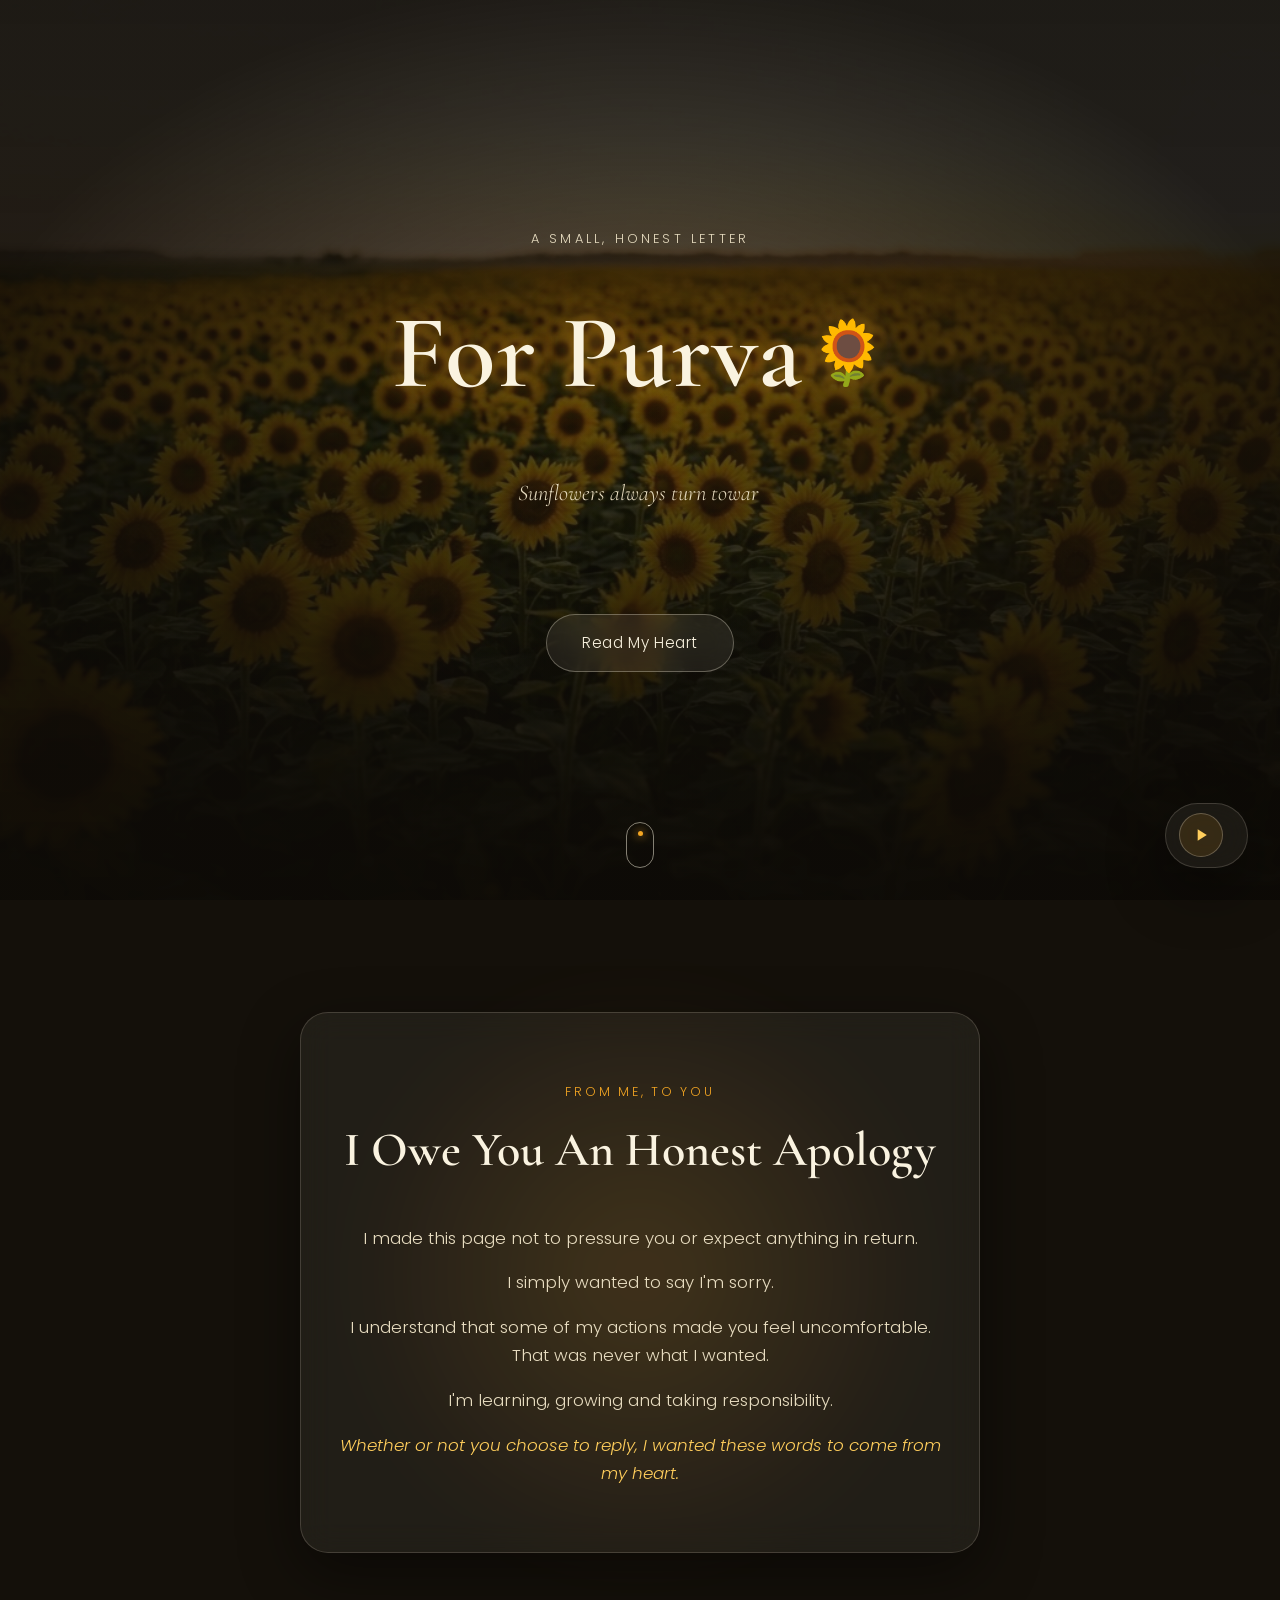
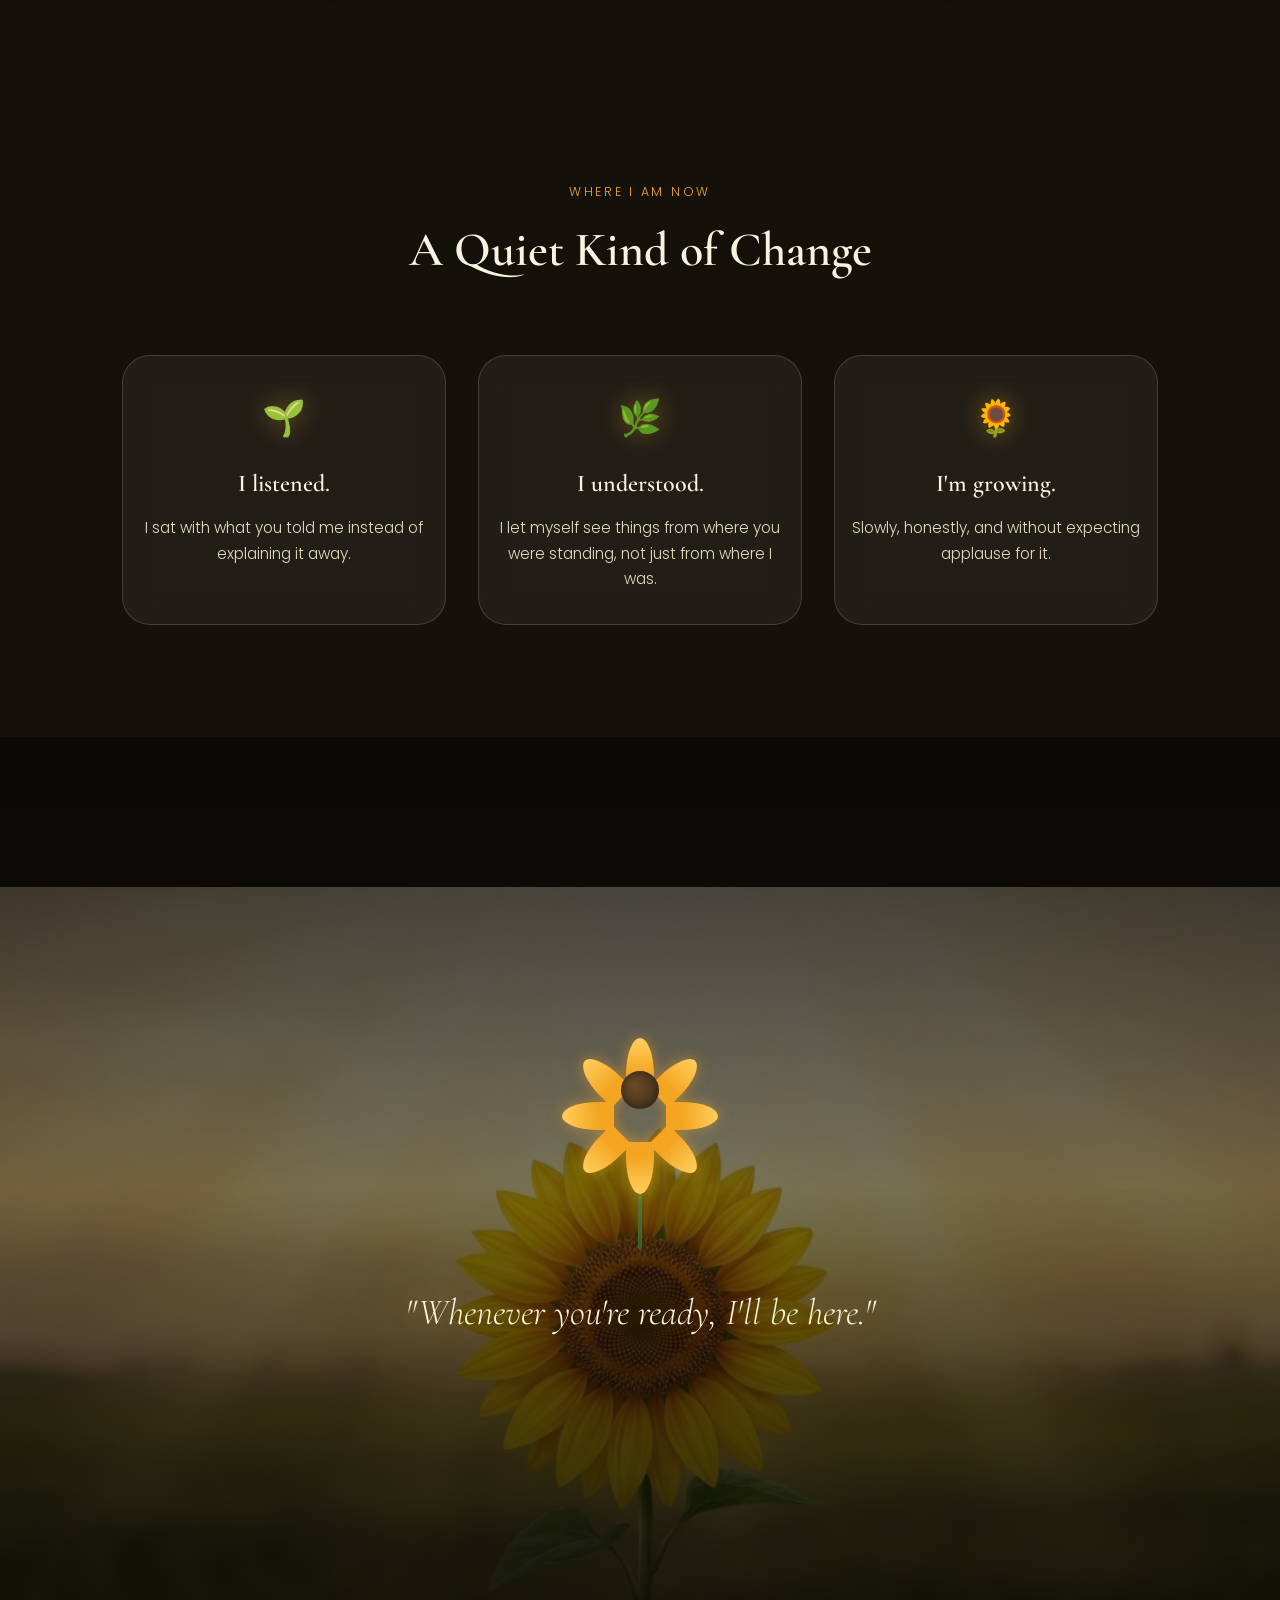
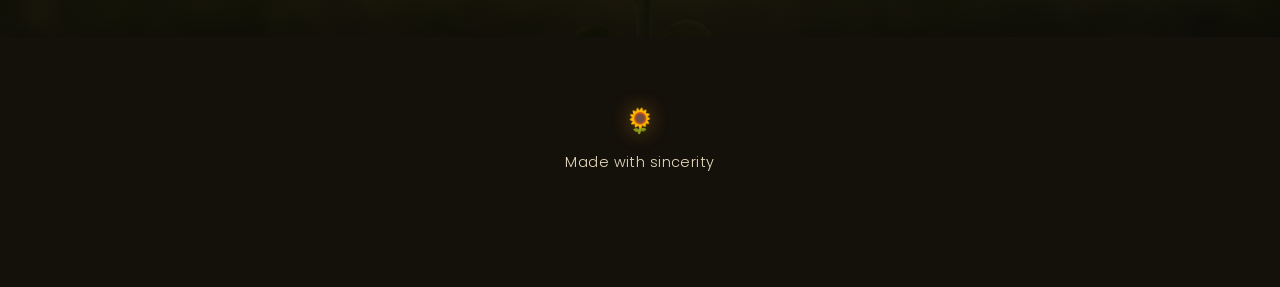
<file: index.html>
<!DOCTYPE html>
<html lang="en">
<head>
  <meta charset="UTF-8" />
  <meta name="viewport" content="width=device-width, initial-scale=1.0" />
  <title>For Purva 🌻</title>
  <meta name="description" content="A heartfelt letter, written in light and sunflowers." />

  <!-- Google Fonts: Cormorant Garamond for display, Poppins for body -->
  <link rel="preconnect" href="https://fonts.googleapis.com">
  <link rel="preconnect" href="https://fonts.gstatic.com" crossorigin>
  <link href="https://fonts.googleapis.com/css2?family=Cormorant+Garamond:ital,wght@0,400;0,500;0,600;1,500&family=Poppins:wght@300;400;500;600&display=swap" rel="stylesheet">

  <link rel="stylesheet" href="style.css" />
</head>
<body>

  <!-- ============================= -->
  <!-- AMBIENT / DECORATIVE LAYERS   -->
  <!-- ============================= -->
  <div class="petal-field" id="petalField" aria-hidden="true"></div>

  <!-- ============================= -->
  <!-- HERO SECTION                  -->
  <!-- ============================= -->
  <header class="hero" id="hero">
    <div class="hero__bg" style="background-image: url('images/hero.jpg');"></div>
    <div class="hero__overlay"></div>

    <div class="hero__content">
      <p class="hero__eyebrow">a small, honest letter</p>
      <h1 class="hero__title">
        <span class="glow-text">For Purva</span>
        <span class="hero__bloom" aria-hidden="true">🌻</span>
      </h1>

      <p class="hero__typing" id="typingText" aria-live="polite"></p>

      <a href="#apology" class="glass-btn" id="readHeartBtn">
        <span>Read My Heart</span>
      </a>
    </div>

    <button class="scroll-indicator" id="scrollIndicator" aria-label="Scroll down">
      <span class="scroll-indicator__dot"></span>
    </button>
  </header>

  <!-- ============================= -->
  <!-- SECTION 2 — THE APOLOGY       -->
  <!-- ============================= -->
  <section class="section section--apology" id="apology">
    <div class="section__glow"></div>
    <div class="glass-card fade-up">
      <span class="section__eyebrow">from me, to you</span>
      <h2 class="section__title">I Owe You An Honest Apology</h2>
      <div class="section__body">
        <p>I made this page not to pressure you or expect anything in return.</p>
        <p>I simply wanted to say I'm sorry.</p>
        <p>I understand that some of my actions made you feel uncomfortable. That was never what I wanted.</p>
        <p>I'm learning, growing and taking responsibility.</p>
        <p>Whether or not you choose to reply, I wanted these words to come from my heart.</p>
      </div>
    </div>
  </section>

  <!-- ============================= -->
  <!-- SECTION 4 — TIMELINE          -->
  <!-- ============================= -->
  <section class="section section--timeline" id="timeline">
    <div class="section__header fade-up">
      <span class="section__eyebrow">where I am now</span>
      <h2 class="section__title">A Quiet Kind of Change</h2>
    </div>

    <div class="timeline">
      <article class="timeline__card fade-up">
        <div class="timeline__icon">🌱</div>
        <h3>I listened.</h3>
        <p>I sat with what you told me instead of explaining it away.</p>
      </article>

      <article class="timeline__card fade-up">
        <div class="timeline__icon">🌿</div>
        <h3>I understood.</h3>
        <p>I let myself see things from where you were standing, not just from where I was.</p>
      </article>

      <article class="timeline__card fade-up">
        <div class="timeline__icon">🌻</div>
        <h3>I'm growing.</h3>
        <p>Slowly, honestly, and without expecting applause for it.</p>
      </article>
    </div>
  </section>

  <!-- ============================= -->
  <!-- SECTION 5 — ENDING / BLOOM    -->
  <!-- ============================= -->
  <section class="section section--ending" id="ending">
    <div class="ending__bg" style="background-image: url('images/ending.jpg');"></div>
    <div class="ending__overlay"></div>

    <div class="ending__content fade-up">
      <div class="bloom" aria-hidden="true">
        <div class="bloom__stem"></div>
        <div class="bloom__flower">
          <span class="bloom__petal"></span>
          <span class="bloom__petal"></span>
          <span class="bloom__petal"></span>
          <span class="bloom__petal"></span>
          <span class="bloom__petal"></span>
          <span class="bloom__petal"></span>
          <span class="bloom__petal"></span>
          <span class="bloom__petal"></span>
          <div class="bloom__center"></div>
        </div>
      </div>
      <p class="ending__quote">"Whenever you're ready, I'll be here."</p>
    </div>
  </section>

  <!-- ============================= -->
  <!-- FOOTER                        -->
  <!-- ============================= -->
  <footer class="footer">
    <span class="footer__icon">🌻</span>
    <p>Made with sincerity</p>
  </footer>

  <!-- ============================= -->
  <!-- FLOATING MUSIC PLAYER         -->
  <!-- ============================= -->
  <div class="music-player" id="musicPlayer">
    <audio id="audio" src="music/piano.mp3" loop preload="none"></audio>

    <button class="music-player__toggle" id="playPauseBtn" aria-label="Play music">
      <svg id="playIcon" viewBox="0 0 24 24" width="20" height="20" fill="currentColor">
        <path d="M8 5v14l11-7z"></path>
      </svg>
      <svg id="pauseIcon" viewBox="0 0 24 24" width="20" height="20" fill="currentColor" style="display:none;">
        <path d="M6 5h4v14H6zM14 5h4v14h-4z"></path>
      </svg>
    </button>

    <div class="music-player__volume">
      <input type="range" id="volumeSlider" min="0" max="1" step="0.01" value="0.6" aria-label="Volume" />
    </div>
  </div>

  <script src="script.js"></script>
</body>
</html>
</file>
<file: style.css>
/* ===================================================================
   FOR PURVA — STYLESHEET
   A warm, cinematic, glassmorphic one-page letter.
   Organized by: Variables → Reset → Utilities → Sections → Responsive
   =================================================================== */

/* -------------------------------------------------------------------
   1. CSS VARIABLES (DESIGN TOKENS)
   ------------------------------------------------------------------- */
:root {
  /* Colors — warm sunflower palette */
  --color-bg:           #14100a;   /* near-black warm charcoal */
  --color-bg-soft:      #1c1610;
  --color-cream:        #faf3e0;   /* primary light text */
  --color-cream-dim:    #e7dcc0;
  --color-gold:         #f4a623;   /* sunflower petal gold */
  --color-gold-deep:    #d4831f;   /* amber / center accent */
  --color-gold-bright:  #ffce5c;
  --color-brown:        #4a3520;   /* sunflower center brown */
  --color-glass:        rgba(250, 243, 224, 0.06);
  --color-glass-border: rgba(250, 243, 224, 0.16);
  --color-glow:         rgba(244, 166, 35, 0.45);

  /* Typography */
  --font-display: 'Cormorant Garamond', serif;
  --font-body:    'Poppins', sans-serif;

  /* Spacing */
  --space-xs:  0.5rem;
  --space-sm:  1rem;
  --space-md:  2rem;
  --space-lg:  4rem;
  --space-xl:  7rem;

  /* Effects */
  --radius-md: 18px;
  --radius-lg: 28px;
  --blur-glass: 16px;
  --shadow-soft: 0 20px 60px rgba(0, 0, 0, 0.45);
  --transition-base: 0.4s cubic-bezier(0.22, 1, 0.36, 1);
}

/* -------------------------------------------------------------------
   2. RESET & BASE
   ------------------------------------------------------------------- */
* {
  margin: 0;
  padding: 0;
  box-sizing: border-box;
}

html {
  scroll-behavior: smooth;
}

body {
  background: var(--color-bg);
  color: var(--color-cream);
  font-family: var(--font-body);
  font-weight: 300;
  line-height: 1.7;
  overflow-x: hidden;
  -webkit-font-smoothing: antialiased;
}

img {
  display: block;
  max-width: 100%;
  height: auto;
}

a {
  text-decoration: none;
  color: inherit;
}

h1, h2, h3 {
  font-family: var(--font-display);
  font-weight: 600;
  color: var(--color-cream);
}

/* Respect reduced motion preferences */
@media (prefers-reduced-motion: reduce) {
  *, *::before, *::after {
    animation-duration: 0.01ms !important;
    animation-iteration-count: 1 !important;
    transition-duration: 0.01ms !important;
    scroll-behavior: auto !important;
  }
}

/* -------------------------------------------------------------------
   3. UTILITIES — Glassmorphism, glow, fade-up
   ------------------------------------------------------------------- */
.glass-card {
  background: var(--color-glass);
  border: 1px solid var(--color-glass-border);
  backdrop-filter: blur(var(--blur-glass));
  -webkit-backdrop-filter: blur(var(--blur-glass));
  border-radius: var(--radius-lg);
  box-shadow: var(--shadow-soft);
  padding: var(--space-lg) var(--space-md);
}

.glass-btn {
  display: inline-flex;
  align-items: center;
  gap: 0.6rem;
  padding: 0.95rem 2.2rem;
  background: rgba(250, 243, 224, 0.08);
  border: 1px solid rgba(250, 243, 224, 0.3);
  backdrop-filter: blur(12px);
  -webkit-backdrop-filter: blur(12px);
  border-radius: 50px;
  color: var(--color-cream);
  font-family: var(--font-body);
  font-size: 0.95rem;
  letter-spacing: 0.04em;
  transition: var(--transition-base);
  box-shadow: 0 0 0 rgba(244, 166, 35, 0);
}

.glass-btn:hover {
  background: rgba(244, 166, 35, 0.18);
  border-color: var(--color-gold);
  box-shadow: 0 0 35px var(--color-glow);
  transform: translateY(-3px);
}

.glow-text {
  position: relative;
  text-shadow: 0 0 25px var(--color-glow), 0 0 60px rgba(244, 166, 35, 0.25);
}

/* Fade-up reveal, toggled by JS via IntersectionObserver */
.fade-up {
  opacity: 0;
  transform: translateY(40px);
  transition: opacity 1s var(--transition-base), transform 1s var(--transition-base);
}

.fade-up.is-visible {
  opacity: 1;
  transform: translateY(0);
}

/* -------------------------------------------------------------------
   4. FLOATING PETALS (ambient background effect)
   ------------------------------------------------------------------- */
.petal-field {
  position: fixed;
  inset: 0;
  pointer-events: none;
  z-index: 5;
  overflow: hidden;
}

.petal {
  position: absolute;
  top: -5%;
  width: 18px;
  height: 18px;
  background: radial-gradient(circle at 30% 30%, var(--color-gold-bright), var(--color-gold) 60%, var(--color-gold-deep) 100%);
  border-radius: 0 60% 0 60%;
  opacity: 0.75;
  filter: drop-shadow(0 0 6px rgba(244, 166, 35, 0.4));
  animation: petal-fall linear infinite, petal-spin linear infinite;
}

@keyframes petal-fall {
  from { transform: translateY(-10vh) translateX(0); }
  to   { transform: translateY(110vh) translateX(40px); }
}

@keyframes petal-spin {
  from { rotate: 0deg; }
  to   { rotate: 360deg; }
}

/* -------------------------------------------------------------------
   5. HERO SECTION
   ------------------------------------------------------------------- */
.hero {
  position: relative;
  height: 100vh;
  min-height: 620px;
  display: flex;
  align-items: center;
  justify-content: center;
  overflow: hidden;
}

.hero__bg {
  position: absolute;
  inset: 0;
  background-size: cover;
  background-position: center;
  background-color: #2a1f12; /* fallback if image missing */
  will-change: transform;
}

.hero__overlay {
  position: absolute;
  inset: 0;
  background:
    radial-gradient(ellipse at center, rgba(20, 16, 10, 0.35) 0%, rgba(14, 11, 7, 0.85) 75%),
    linear-gradient(180deg, rgba(10, 8, 5, 0.55) 0%, rgba(10, 8, 5, 0.4) 40%, rgba(10, 8, 5, 0.9) 100%);
}

.hero__content {
  position: relative;
  z-index: 2;
  text-align: center;
  max-width: 720px;
  padding: 0 var(--space-md);
}

.hero__eyebrow {
  font-family: var(--font-body);
  font-size: 0.8rem;
  letter-spacing: 0.25em;
  text-transform: uppercase;
  color: var(--color-cream-dim);
  opacity: 0.8;
  margin-bottom: var(--space-sm);
  animation: fade-in-down 1.2s var(--transition-base) both;
}

.hero__title {
  font-size: clamp(3rem, 9vw, 6.5rem);
  display: flex;
  align-items: center;
  justify-content: center;
  gap: 0.4rem;
  letter-spacing: 0.01em;
  animation: fade-in-up 1.4s var(--transition-base) both;
}

.hero__bloom {
  display: inline-block;
  font-size: 0.6em;
  animation: sway 4s ease-in-out infinite;
  filter: drop-shadow(0 0 18px var(--color-glow));
}

.hero__typing {
  margin: var(--space-md) auto var(--space-lg);
  max-width: 560px;
  font-family: var(--font-display);
  font-style: italic;
  font-size: clamp(1.05rem, 2.4vw, 1.4rem);
  color: var(--color-cream-dim);
  min-height: 3.4em;
}

.hero__typing .cursor {
  display: inline-block;
  width: 2px;
  margin-left: 2px;
  background: var(--color-gold);
  animation: blink 0.9s steps(1) infinite;
}

.scroll-indicator {
  position: absolute;
  bottom: var(--space-md);
  left: 50%;
  transform: translateX(-50%);
  width: 28px;
  height: 46px;
  border: 1.5px solid rgba(250, 243, 224, 0.5);
  border-radius: 20px;
  background: transparent;
  cursor: pointer;
  z-index: 2;
}

.scroll-indicator__dot {
  position: absolute;
  top: 8px;
  left: 50%;
  width: 5px;
  height: 5px;
  margin-left: -2.5px;
  border-radius: 50%;
  background: var(--color-gold);
  box-shadow: 0 0 8px var(--color-gold);
  animation: scroll-dot 1.8s ease-in-out infinite;
}

@keyframes scroll-dot {
  0%   { top: 8px; opacity: 1; }
  70%  { top: 28px; opacity: 0.2; }
  100% { top: 8px; opacity: 0; }
}

@keyframes fade-in-up {
  from { opacity: 0; transform: translateY(30px); }
  to   { opacity: 1; transform: translateY(0); }
}

@keyframes fade-in-down {
  from { opacity: 0; transform: translateY(-20px); }
  to   { opacity: 1; transform: translateY(0); }
}

@keyframes sway {
  0%, 100% { transform: rotate(-6deg); }
  50%      { transform: rotate(6deg); }
}

@keyframes blink {
  0%, 50% { opacity: 1; }
  51%, 100% { opacity: 0; }
}

/* -------------------------------------------------------------------
   6. GENERIC SECTION LAYOUT
   ------------------------------------------------------------------- */
.section {
  position: relative;
  padding: var(--space-xl) var(--space-md);
  max-width: 1100px;
  margin: 0 auto;
}

.section__header {
  text-align: center;
  margin-bottom: var(--space-lg);
}

.section__eyebrow {
  display: inline-block;
  font-size: 0.78rem;
  letter-spacing: 0.22em;
  text-transform: uppercase;
  color: var(--color-gold);
  margin-bottom: var(--space-xs);
}

.section__title {
  font-size: clamp(2rem, 5vw, 3rem);
  position: relative;
}

.section__glow {
  position: absolute;
  top: 10%;
  left: 50%;
  width: 600px;
  height: 600px;
  background: radial-gradient(circle, var(--color-glow), transparent 70%);
  filter: blur(40px);
  transform: translateX(-50%);
  opacity: 0.35;
  pointer-events: none;
  z-index: -1;
}

/* -------------------------------------------------------------------
   7. SECTION 2 — APOLOGY
   ------------------------------------------------------------------- */
.section--apology {
  display: flex;
  justify-content: center;
}

.section--apology .glass-card {
  max-width: 680px;
  text-align: center;
}

.section--apology .section__title {
  margin-bottom: var(--space-md);
}

.section__body p {
  font-size: 1.05rem;
  color: var(--color-cream-dim);
  margin-bottom: var(--space-sm);
}

.section__body p:last-child {
  margin-bottom: 0;
  font-style: italic;
  color: var(--color-gold-bright);
}

/* -------------------------------------------------------------------
   9. SECTION 4 — TIMELINE
   ------------------------------------------------------------------- */
.timeline {
  display: grid;
  grid-template-columns: repeat(3, 1fr);
  gap: var(--space-md);
}

.timeline__card {
  background: var(--color-glass);
  border: 1px solid var(--color-glass-border);
  backdrop-filter: blur(var(--blur-glass));
  -webkit-backdrop-filter: blur(var(--blur-glass));
  border-radius: var(--radius-lg);
  padding: var(--space-md) var(--space-sm);
  text-align: center;
  transition: transform var(--transition-base), box-shadow var(--transition-base), border-color var(--transition-base);
}

.timeline__card:hover {
  transform: translateY(-10px);
  border-color: rgba(244, 166, 35, 0.5);
  box-shadow: 0 25px 50px rgba(244, 166, 35, 0.18);
}

.timeline__icon {
  font-size: 2.2rem;
  margin-bottom: var(--space-sm);
  filter: drop-shadow(0 0 12px var(--color-glow));
}

.timeline__card h3 {
  font-size: 1.5rem;
  margin-bottom: 0.6rem;
}

.timeline__card p {
  color: var(--color-cream-dim);
  font-size: 0.95rem;
}

/* -------------------------------------------------------------------
   10. SECTION 5 — ENDING / BLOOM
   ------------------------------------------------------------------- */
.section--ending {
  max-width: none;
  padding: 0;
  height: 100vh;
  min-height: 620px;
  display: flex;
  align-items: center;
  justify-content: center;
  text-align: center;
  overflow: hidden;
}

.ending__bg {
  position: absolute;
  inset: 0;
  background-size: cover;
  background-position: center;
  background-color: #1a130b;
}

.ending__overlay {
  position: absolute;
  inset: 0;
  background: linear-gradient(180deg, rgba(10, 8, 5, 0.85) 0%, rgba(10, 8, 5, 0.55) 50%, rgba(10, 8, 5, 0.9) 100%);
}

.ending__content {
  position: relative;
  z-index: 2;
  padding: 0 var(--space-md);
}

.ending__quote {
  margin-top: var(--space-md);
  font-family: var(--font-display);
  font-style: italic;
  font-size: clamp(1.4rem, 3.6vw, 2.3rem);
  color: var(--color-cream);
  text-shadow: 0 0 30px var(--color-glow);
}

/* --- Blooming sunflower (pure CSS) --- */
.bloom {
  position: relative;
  width: 160px;
  height: 220px;
  margin: 0 auto;
}

.bloom__stem {
  position: absolute;
  bottom: 0;
  left: 50%;
  width: 4px;
  height: 90px;
  background: linear-gradient(180deg, #6b8f3e, #3c5a23);
  transform: translateX(-50%);
  border-radius: 4px;
}

.bloom__flower {
  position: absolute;
  top: 0;
  left: 50%;
  width: 120px;
  height: 120px;
  transform: translateX(-50%) scale(0);
  animation: bloom-grow 3s 0.4s cubic-bezier(0.34, 1.56, 0.64, 1) forwards;
}

.bloom__petal {
  position: absolute;
  top: 50%;
  left: 50%;
  width: 28px;
  height: 52px;
  margin-top: -26px;
  margin-left: -14px;
  background: linear-gradient(180deg, var(--color-gold-bright), var(--color-gold) 70%);
  border-radius: 50% 50% 0 0 / 70% 70% 0 0;
  transform-origin: bottom center;
  box-shadow: 0 0 14px rgba(244, 166, 35, 0.5);
}

.bloom__petal:nth-child(1) { transform: rotate(0deg) translateY(-26px); }
.bloom__petal:nth-child(2) { transform: rotate(45deg) translateY(-26px); }
.bloom__petal:nth-child(3) { transform: rotate(90deg) translateY(-26px); }
.bloom__petal:nth-child(4) { transform: rotate(135deg) translateY(-26px); }
.bloom__petal:nth-child(5) { transform: rotate(180deg) translateY(-26px); }
.bloom__petal:nth-child(6) { transform: rotate(225deg) translateY(-26px); }
.bloom__petal:nth-child(7) { transform: rotate(270deg) translateY(-26px); }
.bloom__petal:nth-child(8) { transform: rotate(315deg) translateY(-26px); }

.bloom__center {
  position: absolute;
  top: 50%;
  left: 50%;
  width: 38px;
  height: 38px;
  margin: -19px 0 0 -19px;
  background: radial-gradient(circle at 35% 35%, #6b4a26, var(--color-brown) 70%);
  border-radius: 50%;
  box-shadow: inset 0 0 10px rgba(0,0,0,0.4);
}

@keyframes bloom-grow {
  0%   { transform: translateX(-50%) scale(0) rotate(-15deg); opacity: 0; }
  60%  { transform: translateX(-50%) scale(1.08) rotate(4deg); opacity: 1; }
  100% { transform: translateX(-50%) scale(1) rotate(0deg); opacity: 1; }
}

/* -------------------------------------------------------------------
   11. FOOTER
   ------------------------------------------------------------------- */
.footer {
  text-align: center;
  padding: var(--space-lg) var(--space-md) var(--space-xl);
  color: var(--color-cream-dim);
  font-size: 0.9rem;
  letter-spacing: 0.03em;
}

.footer__icon {
  display: block;
  font-size: 1.5rem;
  margin-bottom: var(--space-xs);
  filter: drop-shadow(0 0 10px var(--color-glow));
}

/* -------------------------------------------------------------------
   12. FLOATING MUSIC PLAYER
   ------------------------------------------------------------------- */
.music-player {
  position: fixed;
  right: var(--space-md);
  bottom: var(--space-md);
  z-index: 50;
  display: flex;
  align-items: center;
  gap: 0.7rem;
  background: var(--color-glass);
  border: 1px solid var(--color-glass-border);
  backdrop-filter: blur(var(--blur-glass));
  -webkit-backdrop-filter: blur(var(--blur-glass));
  border-radius: 50px;
  padding: 0.6rem 0.8rem;
  box-shadow: var(--shadow-soft);
}

.music-player__toggle {
  display: flex;
  align-items: center;
  justify-content: center;
  width: 44px;
  height: 44px;
  flex-shrink: 0;
  border-radius: 50%;
  border: 1px solid rgba(250, 243, 224, 0.25);
  background: rgba(244, 166, 35, 0.12);
  color: var(--color-gold-bright);
  cursor: pointer;
  transition: var(--transition-base);
}

.music-player__toggle:hover {
  background: rgba(244, 166, 35, 0.25);
  box-shadow: 0 0 20px var(--color-glow);
  transform: scale(1.06);
}

.music-player__volume {
  width: 0;
  overflow: hidden;
  transition: width var(--transition-base), opacity var(--transition-base);
  opacity: 0;
}

.music-player:hover .music-player__volume,
.music-player.is-active .music-player__volume {
  width: 90px;
  opacity: 1;
}

.music-player__volume input[type="range"] {
  width: 90px;
  accent-color: var(--color-gold);
  cursor: pointer;
}

/* -------------------------------------------------------------------
   13. RESPONSIVE — TABLET & MOBILE
   ------------------------------------------------------------------- */
@media (max-width: 900px) {
  .timeline {
    grid-template-columns: 1fr;
    gap: var(--space-sm);
  }
}

@media (max-width: 600px) {
  .section {
    padding: var(--space-lg) var(--space-sm);
  }
  .glass-card {
    padding: var(--space-md) var(--space-sm);
  }
  .music-player {
    right: var(--space-sm);
    bottom: var(--space-sm);
  }
  .bloom {
    transform: scale(0.85);
  }
}
</file>
